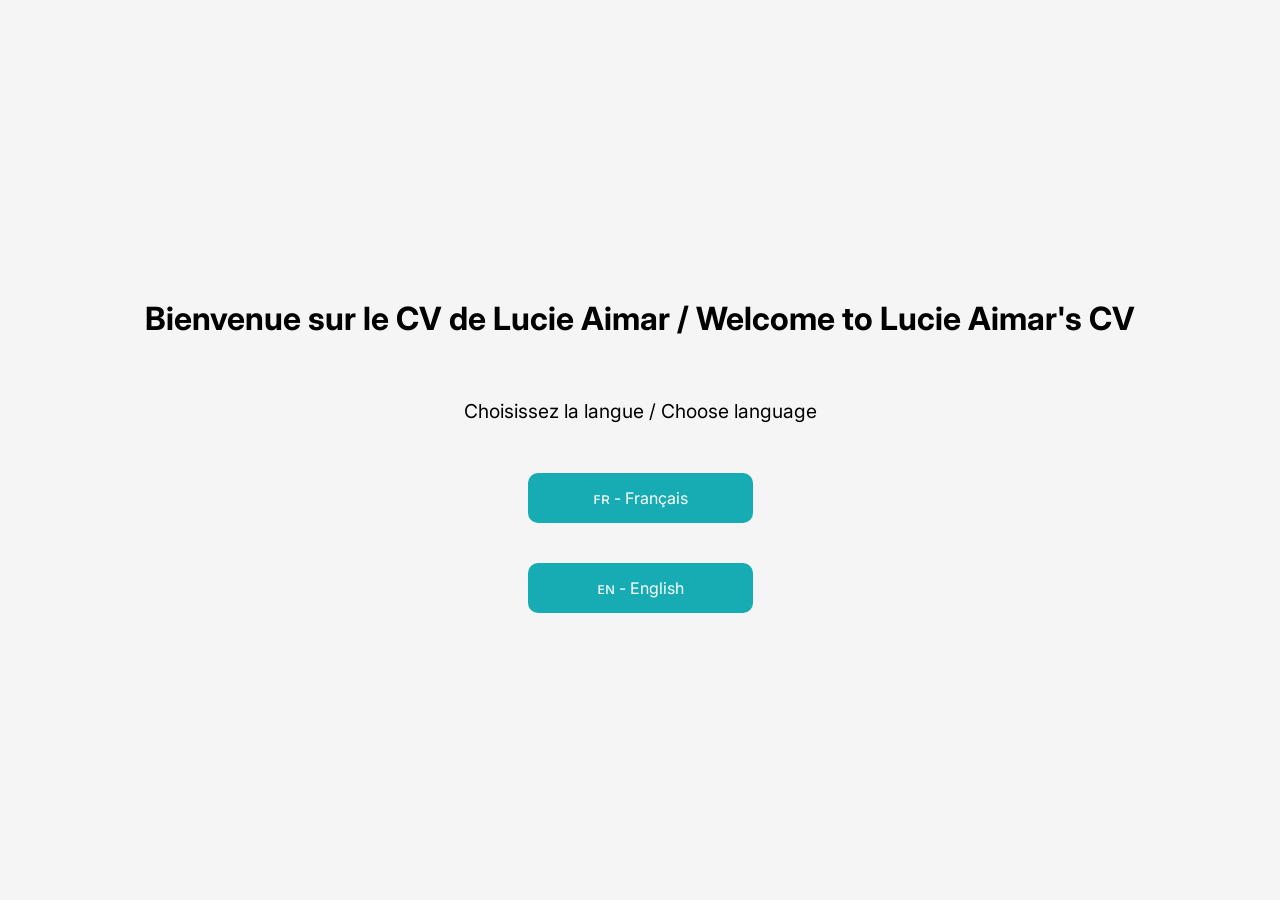
<file: index.html>
<!doctype html>
<html lang="fr">
  <head>
    <meta charset="UTF-8" />
    <title>CV Lucie Aimar - Développeur Web et Web Mobile - Choix de langue</title>
    <link rel="icon" href="./assets/icons/favicon.png" />
    <link rel="stylesheet" href="./assets/css/home-page.css" />
  </head>
  <body>
    <div class="container">
      <h1>Bienvenue sur le CV de Lucie Aimar / Welcome to Lucie Aimar's CV</h1>
      <p>Choisissez la langue / Choose language</p>
      <a href="./CV-FR/">ꜰʀ - Français</a>
      <a href="./CV-EN/">ᴇɴ - English</a>
    </div>
  </body>
</html>
</file>
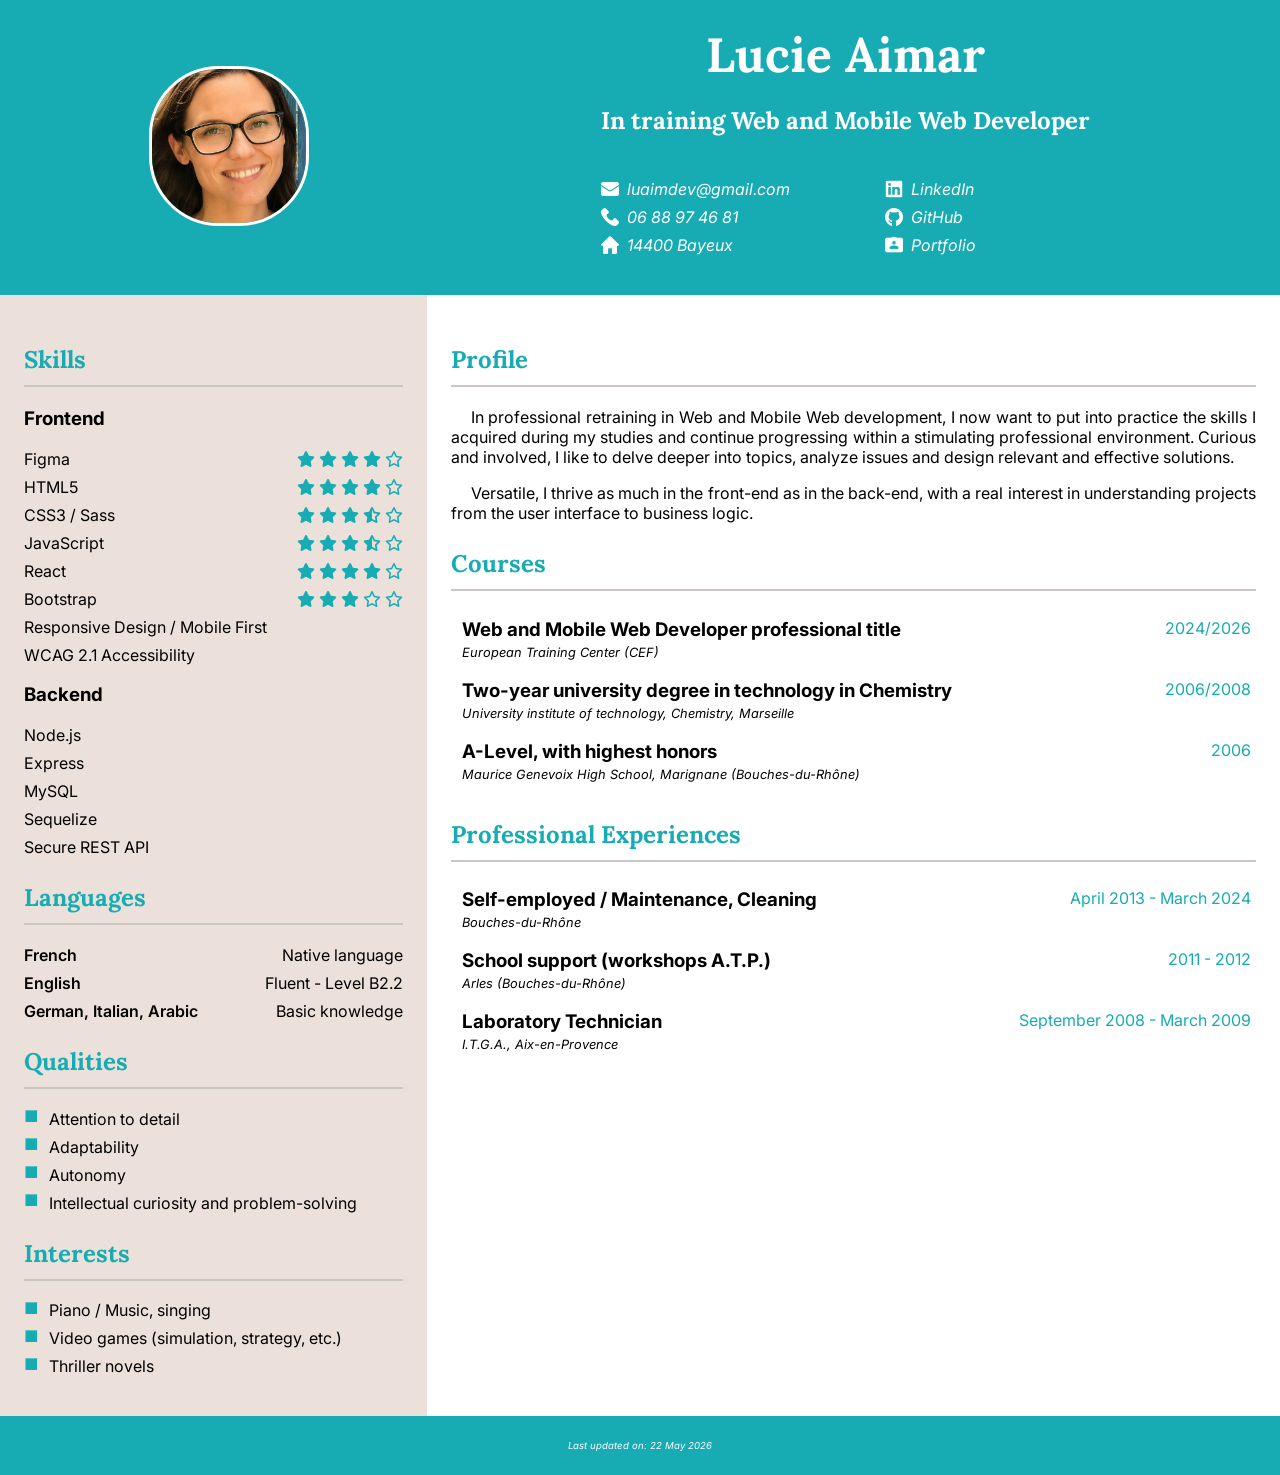
<file: CV-EN/index.html>
<!doctype html>
<html lang="en">
  <head>
    <meta charset="UTF-8" />
    <meta name="viewport" content="width=device-width, initial-scale=1.0" />
    <title>CV Lucie Aimar - Web and Mobile Web Developer</title>
    <link rel="icon" href="../assets/icons/favicon.png" />
    <link rel="stylesheet" href="../assets/css/style.css" />
    <link
      rel="stylesheet"
      href="https://cdnjs.cloudflare.com/ajax/libs/font-awesome/6.5.0/css/all.min.css"
    />
  </head>

  <body class="cv">
    <header class="cv-header">
      <a
        href="../assets/images/portrait.png"
        target="_blank"
        rel="noopener noreferrer"
      >
        <img
          class="profile-picture"
          src="../assets/images/portrait.png"
          alt="Portrait de Lucie Aimar"
        />
      </a>
      <div class="header-content">
        <h1>Lucie Aimar</h1>
        <h2>In training Web and Mobile Web Developer</h2>

        <div class="header-links">
          <ul class="contact-list">
            <li class="mail">
              <img src="../assets/icons/email.png" alt="" aria-hidden="true" />
              <a
                href="mailto:luaimdev@gmail.com"
                aria-label="Send an email to Lucie Aimar"
                >luaimdev@gmail.com</a
              >
            </li>
            <li class="phone">
              <img src="../assets/icons/phone.png" alt="" aria-hidden="true" />
              <a href="tel:0606060606" aria-label="Call Lucie Aimar"
                >06 88 97 46 81</a
              >
            </li>
            <li class="location">
              <img src="../assets/icons/home.png" alt="" aria-hidden="true" />
              <a
                href="https://maps.app.goo.gl/pgrXz6GzJE83Pug97"
                aria-label="Lucie Aimar's address"
                target="_blank"
                rel="noopener noreferrer"
                >14400 Bayeux</a
              >
            </li>
          </ul>

          <ul class="network-list">
            <li class="linkedin-link">
              <img
                class="social-icon"
                src="../assets/icons/linkedin-logo.png"
                alt=""
                aria-hidden="true"
              />
              <a
                href="https://www.linkedin.com/in/lucie-aimar-314379104/"
                aria-label="Lucie Aimar's LinkedIn profile"
                target="_blank"
                rel="noopener noreferrer"
              >
                LinkedIn
              </a>
            </li>
            <li class="github-link">
              <img
                class="social-icon"
                src="../assets/icons/github-logo.png"
                alt=""
                aria-hidden="true"
              />
              <a
                href="https://github.com/Lutch-1314"
                aria-label="Lucie Aimar's GitHub profile"
                target="_blank"
                rel="noopener noreferrer"
              >
                GitHub
              </a>
            </li>
            <li class="portfolio-link">
              <img
                class="social-icon"
                src="../assets/icons/portfolio.png"
                alt=""
                aria-hidden="true"
              />
              <a
                href="https://portfolio-lucie-aimar.netlify.app/"
                aria-label="Lucie Aimar's portfolio"
                target="_blank"
                rel="noopener noreferrer"
              >
                Portfolio
              </a>
            </li>
          </ul>
        </div>
      </div>
    </header>

    <aside class="cv-sidebar">
      <h2>Skills</h2>

      <h3>Frontend</h3>
      <ul class="skills">
        <li class="skill-item">
          <span class="skill-name">Figma</span>
          <span class="skill-level">
            <i class="fa-solid fa-star"></i>
            <i class="fa-solid fa-star"></i>
            <i class="fa-solid fa-star"></i>
            <i class="fa-solid fa-star"></i>
            <i class="fa-regular fa-star"></i>
          </span>
        </li>
        <li class="skill-item">
          <span class="skill-name">HTML5</span>
          <span class="skill-level">
            <i class="fa-solid fa-star"></i>
            <i class="fa-solid fa-star"></i>
            <i class="fa-solid fa-star"></i>
            <i class="fa-solid fa-star"></i>
            <i class="fa-regular fa-star"></i>
          </span>
        </li>
        <li class="skill-item">
          <span class="skill-name">CSS3 / Sass</span>
          <span class="skill-level">
            <i class="fa-solid fa-star"></i>
            <i class="fa-solid fa-star"></i>
            <i class="fa-solid fa-star"></i>
            <i class="fa-solid fa-star-half-stroke"></i>
            <i class="fa-regular fa-star"></i>
          </span>
        </li>
        <li class="skill-item">
          <span class="skill-name">JavaScript</span>
          <span class="skill-level">
            <i class="fa-solid fa-star"></i>
            <i class="fa-solid fa-star"></i>
            <i class="fa-solid fa-star"></i>
            <i class="fa-solid fa-star-half-stroke"></i>
            <i class="fa-regular fa-star"></i>
          </span>
        </li>
        <li class="skill-item">
          <span class="skill-name">React</span>
          <span class="skill-level">
            <i class="fa-solid fa-star"></i>
            <i class="fa-solid fa-star"></i>
            <i class="fa-solid fa-star"></i>
            <i class="fa-solid fa-star"></i>
            <i class="fa-regular fa-star"></i>
          </span>
        </li>
        <li class="skill-item">
          <span class="skill-name">Bootstrap</span>
          <span class="skill-level">
            <i class="fa-solid fa-star"></i>
            <i class="fa-solid fa-star"></i>
            <i class="fa-solid fa-star"></i>
            <i class="fa-regular fa-star"></i>
            <i class="fa-regular fa-star"></i>
          </span>
        </li>
        <li class="skill-item">Responsive Design / Mobile First</li>
        <li class="skill-item">WCAG 2.1 Accessibility</li>
      </ul>

      <h3>Backend</h3>
      <ul class="skills">
        <li class="skill-item">Node.js</li>
        <li class="skill-item">Express</li>
        <li class="skill-item">MySQL</li>
        <li class="skill-item">Sequelize</li>
        <li class="skill-item">Secure REST API</li>
      </ul>

      <h2>Languages</h2>
      <ul class="languages">
        <li class="language-item">
          <span class="language-name">French</span>
          <span class="language-level">Native language</span>
        </li>
        <li class="language-item">
          <span class="language-name">English</span>
          <span class="language-level">Fluent - Level B2.2</span>
        </li>
        <li class="language-item">
          <span class="language-name">German, Italian, Arabic</span>
          <span class="language-level">Basic knowledge</span>
        </li>
      </ul>

      <h2>Qualities</h2>
      <ul class="qualities-list">
        <li>Attention to detail</li>
        <li>Adaptability</li>
        <li>Autonomy</li>
        <li>Intellectual curiosity and problem-solving</li>
      </ul>

      <h2>Interests</h2>
      <ul class="interests-list">
        <li>Piano / Music, singing</li>
        <li>Video games (simulation, strategy, etc.)</li>
        <li>Thriller novels</li>
      </ul>
    </aside>

    <main class="cv-main">
      <h2>Profile</h2>
      <p>
        In professional retraining in Web and Mobile Web development, I now want
        to put into practice the skills I acquired during my studies and
        continue progressing within a stimulating professional environment.
        Curious and involved, I like to delve deeper into topics, analyze issues
        and design relevant and effective solutions.
      </p>
      <p>
        Versatile, I thrive as much in the front-end as in the back-end, with a
        real interest in understanding projects from the user interface to
        business logic.
      </p>

      <section class="courses">
        <h2>Courses</h2>
        <article class="course-item">
          <h3>Web and Mobile Web Developer professional title</h3>
          <time>2024/2026</time>
          <span class="place">European Training Center (CEF)</span>
        </article>
        <article class="course-item">
          <h3>Two-year university degree in technology in Chemistry</h3>
          <time>2006/2008</time>
          <span class="place"
            >University institute of technology, Chemistry, Marseille</span
          >
        </article>
        <article class="course-item">
          <h3>A-Level, with highest honors</h3>
          <time>2006</time>
          <span class="place"
            >Maurice Genevoix High School, Marignane (Bouches-du-Rhône)</span
          >
        </article>
      </section>

      <section class="work-experiences">
        <h2>Professional Experiences</h2>
        <article class="experience-item">
          <h3>Self-employed / Maintenance, Cleaning</h3>
          <time>April 2013 - March 2024</time>
          <span class="place">Bouches-du-Rhône</span>
        </article>
        <article class="experience-item">
          <h3>School support (workshops A.T.P.)</h3>
          <time>2011 - 2012</time>
          <span class="place">Arles (Bouches-du-Rhône)</span>
        </article>
        <article class="experience-item">
          <h3>Laboratory Technician</h3>
          <time>September 2008 - March 2009</time>
          <span class="place">I.T.G.A., Aix-en-Provence</span>
        </article>
      </section>
    </main>

    <footer class="cv-footer">
      <div class="footer-meta">
        <span class="cv-date"
          >Last updated on: <time datetime="2026-05-22">22 May 2026</time></span
        >
      </div>
    </footer>
  </body>
</html>
</file>
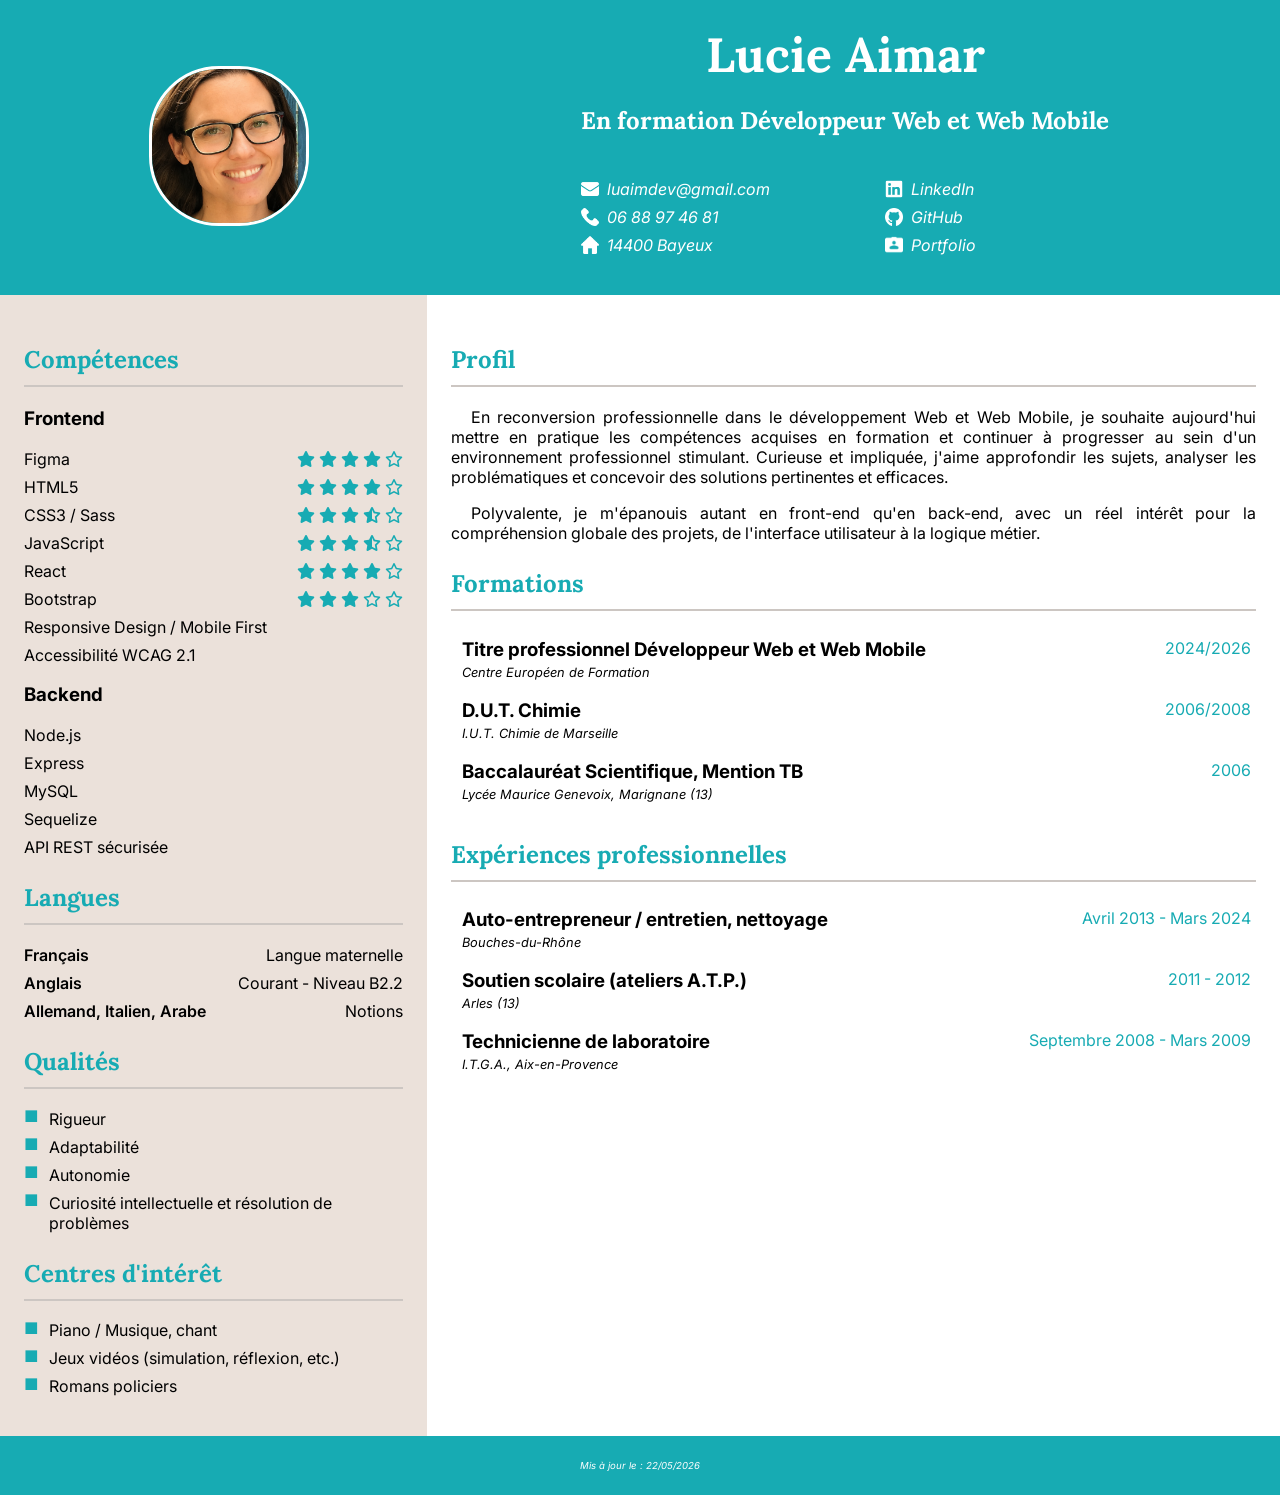
<file: CV-FR/index.html>
<!doctype html>
<html lang="fr">
  <head>
    <meta charset="UTF-8" />
    <meta name="viewport" content="width=device-width, initial-scale=1.0" />
    <title>CV Lucie Aimar - Développeur Web et Web Mobile</title>
    <link rel="icon" href="../assets/icons/favicon.png" />
    <link rel="stylesheet" href="../assets/css/style.css" />
    <link
      rel="stylesheet"
      href="https://cdnjs.cloudflare.com/ajax/libs/font-awesome/6.5.0/css/all.min.css"
    />
  </head>

  <body class="cv">
    <header class="cv-header">
      <a
        href="../assets/images/portrait.png"
        target="_blank"
        rel="noopener noreferrer"
      >
        <img
          class="profile-picture"
          src="../assets/images/portrait.png"
          alt="Portrait de Lucie Aimar"
        />
      </a>
      <div class="header-content">
        <h1>Lucie Aimar</h1>
        <h2>En formation Développeur Web et Web Mobile</h2>

        <div class="header-links">
          <ul class="contact-list">
            <li class="mail">
              <img src="../assets/icons/email.png" alt="" aria-hidden="true" />
              <a
                href="mailto:luaimdev@gmail.com"
                aria-label="Envoyer un email à Lucie Aimar"
                >luaimdev@gmail.com</a
              >
            </li>
            <li class="phone">
              <img src="../assets/icons/phone.png" alt="" aria-hidden="true" />
              <a href="tel:0606060606" aria-label="Téléphoner à Lucie Aimar"
                >06 88 97 46 81</a
              >
            </li>
            <li class="location">
              <img src="../assets/icons/home.png" alt="" aria-hidden="true" />
              <a
                href="https://maps.app.goo.gl/pgrXz6GzJE83Pug97"
                aria-label="Adresse de Lucie Aimar"
                target="_blank"
                rel="noopener noreferrer"
                >14400 Bayeux</a
              >
            </li>
          </ul>

          <ul class="network-list">
            <li class="linkedin-link">
              <img
                class="social-icon"
                src="../assets/icons/linkedin-logo.png"
                alt=""
                aria-hidden="true"
              />
              <a
                href="https://www.linkedin.com/in/lucie-aimar-314379104/"
                aria-label="Profil LinkedIn de Lucie Aimar"
                target="_blank"
                rel="noopener noreferrer"
              >
                LinkedIn
              </a>
            </li>
            <li class="github-link">
              <img
                class="social-icon"
                src="../assets/icons/github-logo.png"
                alt=""
                aria-hidden="true"
              />
              <a
                href="https://github.com/Lutch-1314"
                aria-label="Profil GitHub de Lucie Aimar"
                target="_blank"
                rel="noopener noreferrer"
              >
                GitHub
              </a>
            </li>
            <li class="portfolio-link">
              <img
                class="social-icon"
                src="../assets/icons/portfolio.png"
                alt=""
                aria-hidden="true"
              />
              <a
                href="https://portfolio-lucie-aimar.netlify.app/"
                aria-label="Portfolio de Lucie Aimar"
                target="_blank"
                rel="noopener noreferrer"
              >
                Portfolio
              </a>
            </li>
          </ul>
        </div>
      </div>
    </header>

    <aside class="cv-sidebar">
      <h2>Compétences</h2>

      <h3>Frontend</h3>
      <ul class="skills">
        <li class="skill-item">
          <span class="skill-name">Figma</span>
          <span class="skill-level">
            <i class="fa-solid fa-star"></i>
            <i class="fa-solid fa-star"></i>
            <i class="fa-solid fa-star"></i>
            <i class="fa-solid fa-star"></i>
            <i class="fa-regular fa-star"></i>
          </span>
        </li>
        <li class="skill-item">
          <span class="skill-name">HTML5</span>
          <span class="skill-level">
            <i class="fa-solid fa-star"></i>
            <i class="fa-solid fa-star"></i>
            <i class="fa-solid fa-star"></i>
            <i class="fa-solid fa-star"></i>
            <i class="fa-regular fa-star"></i>
          </span>
        </li>
        <li class="skill-item">
          <span class="skill-name">CSS3 / Sass</span>
          <span class="skill-level">
            <i class="fa-solid fa-star"></i>
            <i class="fa-solid fa-star"></i>
            <i class="fa-solid fa-star"></i>
            <i class="fa-solid fa-star-half-stroke"></i>
            <i class="fa-regular fa-star"></i>
          </span>
        </li>
        <li class="skill-item">
          <span class="skill-name">JavaScript</span>
          <span class="skill-level">
            <i class="fa-solid fa-star"></i>
            <i class="fa-solid fa-star"></i>
            <i class="fa-solid fa-star"></i>
            <i class="fa-solid fa-star-half-stroke"></i>
            <i class="fa-regular fa-star"></i>
          </span>
        </li>
        <li class="skill-item">
          <span class="skill-name">React</span>
          <span class="skill-level">
            <i class="fa-solid fa-star"></i>
            <i class="fa-solid fa-star"></i>
            <i class="fa-solid fa-star"></i>
            <i class="fa-solid fa-star"></i>
            <i class="fa-regular fa-star"></i>
          </span>
        </li>
        <li class="skill-item">
          <span class="skill-name">Bootstrap</span>
          <span class="skill-level">
            <i class="fa-solid fa-star"></i>
            <i class="fa-solid fa-star"></i>
            <i class="fa-solid fa-star"></i>
            <i class="fa-regular fa-star"></i>
            <i class="fa-regular fa-star"></i>
          </span>
        </li>
        <li class="skill-item">Responsive Design / Mobile First</li>
        <li class="skill-item">Accessibilité WCAG 2.1</li>
      </ul>

      <h3>Backend</h3>
      <ul class="skills">
        <li class="skill-item">Node.js</li>
        <li class="skill-item">Express</li>
        <li class="skill-item">MySQL</li>
        <li class="skill-item">Sequelize</li>
        <li class="skill-item">API REST sécurisée</li>
      </ul>

      <h2>Langues</h2>
      <ul class="languages">
        <li class="language-item">
          <span class="language-name">Français</span>
          <span class="language-level">Langue maternelle</span>
        </li>
        <li class="language-item">
          <span class="language-name">Anglais</span>
          <span class="language-level">Courant - Niveau B2.2</span>
        </li>
        <li class="language-item">
          <span class="language-name">Allemand, Italien, Arabe</span>
          <span class="language-level">Notions</span>
        </li>
      </ul>

      <h2>Qualités</h2>
      <ul class="qualities-list">
        <li>Rigueur</li>
        <li>Adaptabilité</li>
        <li>Autonomie</li>
        <li>Curiosité intellectuelle et résolution de problèmes</li>
      </ul>

      <h2>Centres d'intérêt</h2>
      <ul class="interests-list">
        <li>Piano / Musique, chant</li>
        <li>Jeux vidéos (simulation, réflexion, etc.)</li>
        <li>Romans policiers</li>
      </ul>
    </aside>

    <main class="cv-main">
      <h2>Profil</h2>
      <p>
        En reconversion professionnelle dans le développement Web et Web Mobile,
        je souhaite aujourd'hui mettre en pratique les compétences acquises en
        formation et continuer à progresser au sein d'un environnement
        professionnel stimulant. Curieuse et impliquée, j'aime approfondir les
        sujets, analyser les problématiques et concevoir des solutions
        pertinentes et efficaces.
      </p>
      <p>
        Polyvalente, je m'épanouis autant en front-end qu'en back-end, avec un
        réel intérêt pour la compréhension globale des projets, de l'interface
        utilisateur à la logique métier.
      </p>

      <section class="courses">
        <h2>Formations</h2>
        <article class="course-item">
          <h3>Titre professionnel Développeur Web et Web Mobile</h3>
          <time>2024/2026</time>
          <span class="place">Centre Européen de Formation</span>
        </article>
        <article class="course-item">
          <h3>D.U.T. Chimie</h3>
          <time>2006/2008</time>
          <span class="place">I.U.T. Chimie de Marseille</span>
        </article>
        <article class="course-item">
          <h3>Baccalauréat Scientifique, Mention TB</h3>
          <time>2006</time>
          <span class="place">Lycée Maurice Genevoix, Marignane (13)</span>
        </article>
      </section>

      <section class="work-experiences">
        <h2>Expériences professionnelles</h2>
        <article class="experience-item">
          <h3>Auto-entrepreneur / entretien, nettoyage</h3>
          <time>Avril 2013 - Mars 2024</time>
          <span class="place">Bouches-du-Rhône</span>
        </article>
        <article class="experience-item">
          <h3>Soutien scolaire (ateliers A.T.P.)</h3>
          <time>2011 - 2012</time>
          <span class="place">Arles (13)</span>
        </article>
        <article class="experience-item">
          <h3>Technicienne de laboratoire</h3>
          <time>Septembre 2008 - Mars 2009</time>
          <span class="place">I.T.G.A., Aix-en-Provence</span>
        </article>
      </section>
    </main>

    <footer class="cv-footer">
      <div class="footer-meta">
        <span class="cv-date"
          >Mis à jour le : <time datetime="2026-05-22">22/05/2026</time></span
        >
      </div>
    </footer>
  </body>
</html>
</file>
<file: assets/css/home-page.css>
@import url("https://fonts.googleapis.com/css2?family=Inter:ital,opsz,wght@0,14..32,100..900;1,14..32,100..900&family=Lora:ital,wght@0,400..700;1,400..700&display=swap");

body {
  font-family: "Inter", sans-serif;
  display: flex;
  justify-content: center;
  align-items: center;
  height: 100vh;
  background-color: #f5f5f5;
  margin: 0;
}

.container {
  text-align: center;
  display: flex;
  flex-direction: column;
  align-items: center;
  gap: 20px;
}

p {
  font-size: 1.2em;
  margin-bottom: 20px;
}

a {
  width: 175px;
  margin: 10px;
  padding: 15px 25px;
  text-decoration: none;
  background-color: #17abb3;
  color: white;
  border-radius: 10px;
  transition: 0.2s;
}

a:hover {
  background-color: #555;
}
</file>
<file: assets/css/style.css>
@import url("https://fonts.googleapis.com/css2?family=Inter:ital,opsz,wght@0,14..32,100..900;1,14..32,100..900&family=Lora:ital,wght@0,400..700;1,400..700&display=swap");

*,
*::before,
*::after {
  box-sizing: border-box;
}

body {
  font-family: "Inter", sans-serif;
  font-size: 1em;
  margin: 0;
  padding: 0;
}

.profile-picture {
  width: 160px;
  height: 160px;
  object-fit: cover;
  border: 3px solid #ffffff;
  border-radius: 70px;
}

.profile-picture:hover {
  cursor: zoom-in;
}

.cv-header {
  display: grid;
  grid-template-columns: 1fr 2fr;
  align-items: center;
  justify-items: center;
  background-color: #17abb3;
  color: #ffffff;
}

.cv-header > a {
  justify-self: center;
}

a {
  text-decoration: none;
  color: #ffffff;
}

a:focus-visible {
  outline: 3px solid #ffffff;
  outline-offset: 4px;
}

.header-content {
  display: grid;
  grid-template-columns: 1fr 1fr;
  column-gap: 5rem;
  row-gap: 0.75rem;
  justify-items: start;
  font-style: normal;
}

.header-content h1,
.header-content h2 {
  grid-column: 1 / -1;
  text-align: center;
  justify-self: stretch;
}

.header-content img {
  width: 18px;
  height: 18px;
  object-fit: contain;
}

.header-content a {
  font-style: italic;
}

.header-content a:hover {
  text-decoration: underline;
}

.header-links {
  display: contents;
}

.contact-list,
.network-list {
  display: flex;
  flex-direction: column;
  gap: 0.5rem;
}

.header-content li {
  display: flex;
  align-items: center;
  gap: 0.5rem;
}

h1 {
  font-family: "Lora";
  font-size: 3em;
  margin: 0;
}

h2 {
  font-family: "Lora";
  color: #17abb3;
  font-size: 1.5em;
  padding-top: 5px;
  padding-bottom: 10px;
  border-bottom: 2px solid #ccc6c2;
}

.cv-header h2 {
  color: #ffffff;
  border-bottom: none;
  margin: 0;
  width: 100%;
  padding-top: 8px;
  padding-bottom: 15px;
}

.cv {
  display: grid;
  grid-template-rows: auto 1fr auto;
  grid-template-columns: 1fr 2fr;
  grid-template-areas:
    "header header"
    "aside  main"
    "footer footer";
}

.cv-header {
  grid-area: header;
}

.cv-sidebar {
  grid-area: aside;
  background-color: #ebe1da;
}

.cv-main {
  grid-area: main;
}

.cv-footer {
  grid-area: footer;
}

.cv-header,
.cv-sidebar,
.cv-main,
.cv-footer {
  padding: 1.5rem;
}

.skill-level {
  color: #17abb3;
}

.skill-item,
.language-item {
  display: flex;
  justify-content: space-between;
}

.language-name {
  font-weight: 600;
}

ul {
  padding-left: 0px;
}

li {
  list-style: none;
}

ul li {
  display: flex;
  align-items: flex-start;
}

.qualities-list > li::before,
.interests-list > li::before {
  content: "\0025A0";
  color: #17abb3;
  margin-right: 10px;
  margin-top: -0.16em;
  flex-shrink: 0;
}

p {
  text-indent: 20px;
  text-align: justify;
}

article > time {
  color: #17abb3;
  text-align: right;
}

.place {
  font-style: italic;
  font-size: 0.8em;
  width: 100%;
  margin-bottom: 12px;
}

.course-item,
.experience-item {
  display: grid;
  grid-template-columns: 1fr auto;
  row-gap: 0.25rem;
  padding: 7px 5px 0 7px;
  border-left: 4px solid transparent;
}

.course-item h3,
.experience-item h3 {
  margin: 0;
}

.course-item .place,
.experience-item .place {
  grid-column: 1 / -1;
}

.course-item time,
.experience-item time {
  justify-self: end;
  white-space: nowrap;
}

.course-item:hover,
.experience-item:hover {
  background-color: #ebe1da;
  border-left: 4px solid #17abb3;
}

.skills,
.languages,
.qualities-list,
.interests-list {
  display: flex;
  flex-direction: column;
  gap: 0.5rem;
}

.cv-footer {
  background-color: #17abb3;
  color: #ffffff;
  font-size: 0.6em;
  font-style: italic;
  display: flex;
  flex-direction: column;
  align-items: center;
  gap: 0.5rem;
}

.social-icon:hover {
  opacity: 0.7;
}

@media (max-width: 768px) {
  .cv {
    grid-template-columns: 1fr;
    grid-template-areas:
      "header"
      "main"
      "aside"
      "footer";
  }

  .cv-header {
    grid-template-columns: 1fr;
    row-gap: 1rem;
  }

  .profile-picture {
    width: 120px;
    height: 120px;
  }

  .header-content {
    grid-template-columns: 1fr;
  }

  .header-links {
    display: flex;
    flex-direction: column;
    justify-self: center;
  }

  h1 {
    font-size: 2.2em;
  }

  h2 {
    font-size: 1.2em;
  }

  .cv-header,
  .cv-sidebar,
  .cv-main,
  .cv-footer {
    padding: 1rem;
  }
}
</file>
